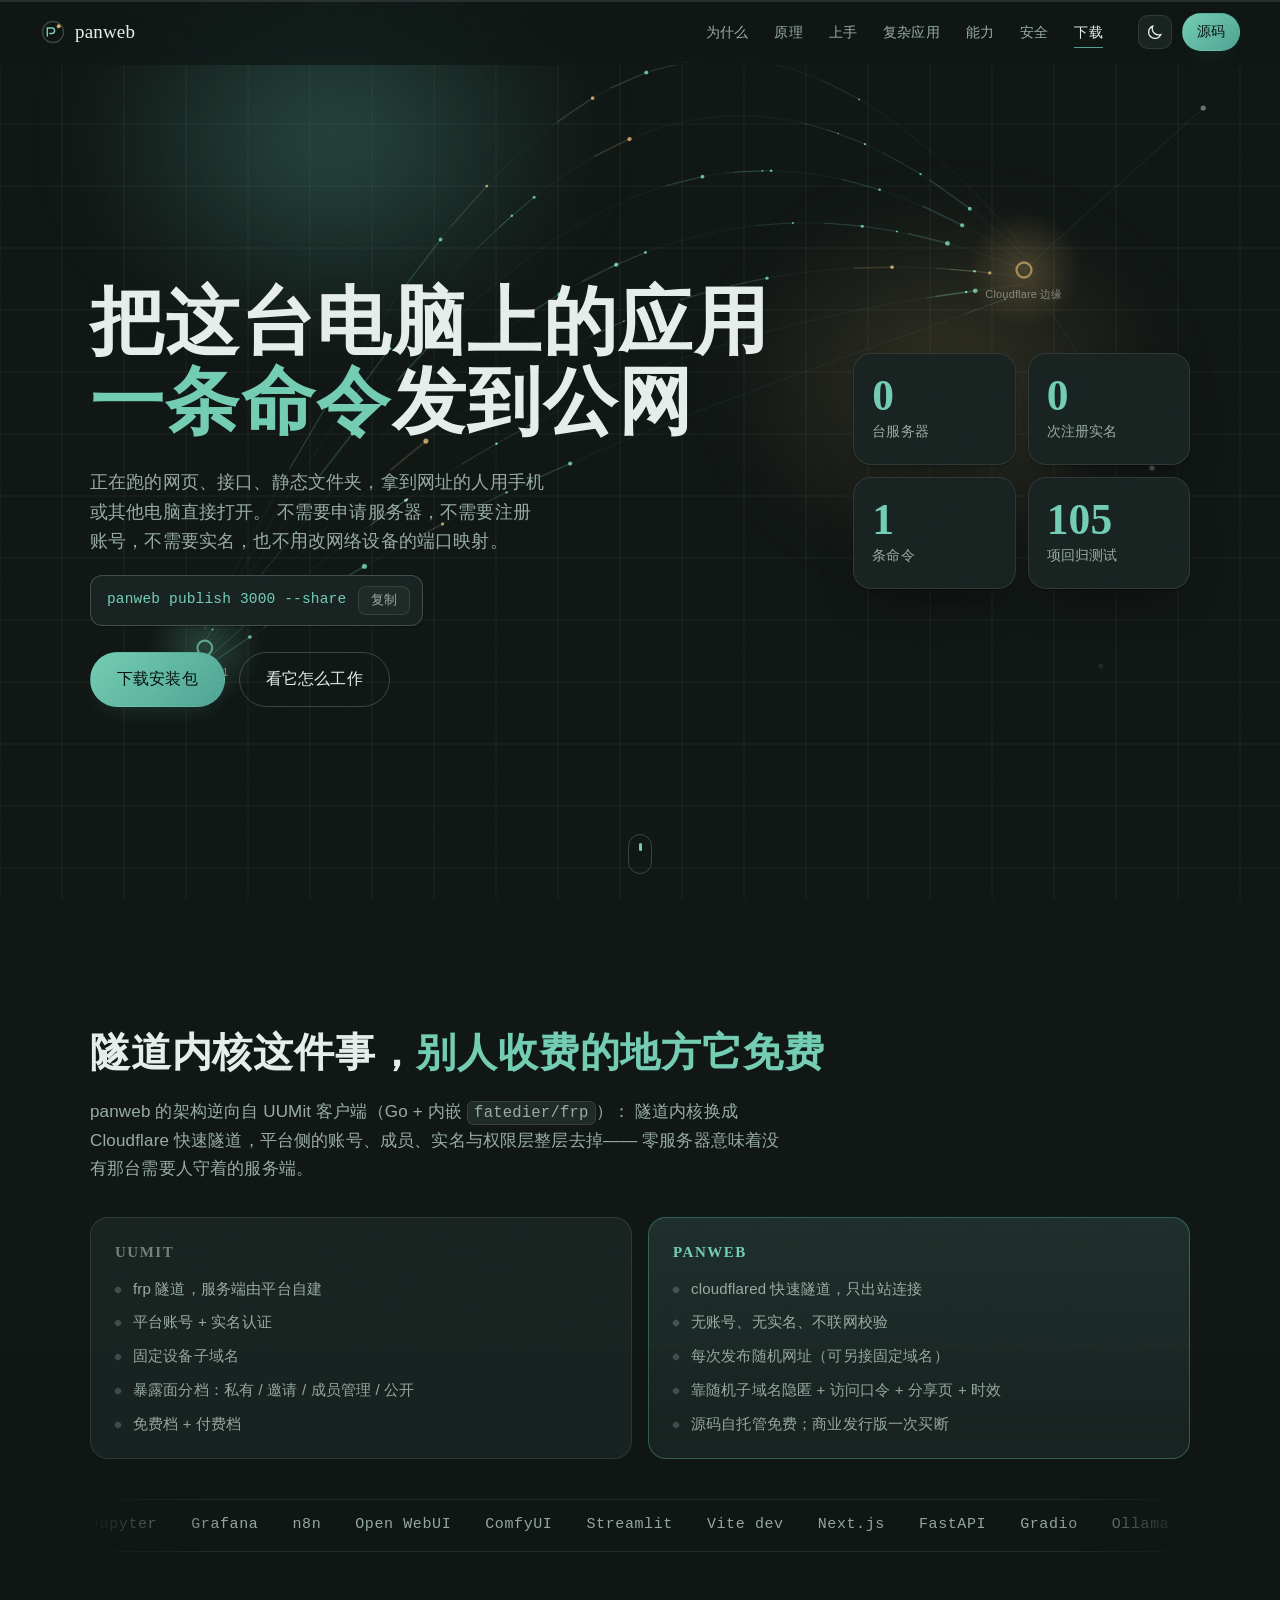
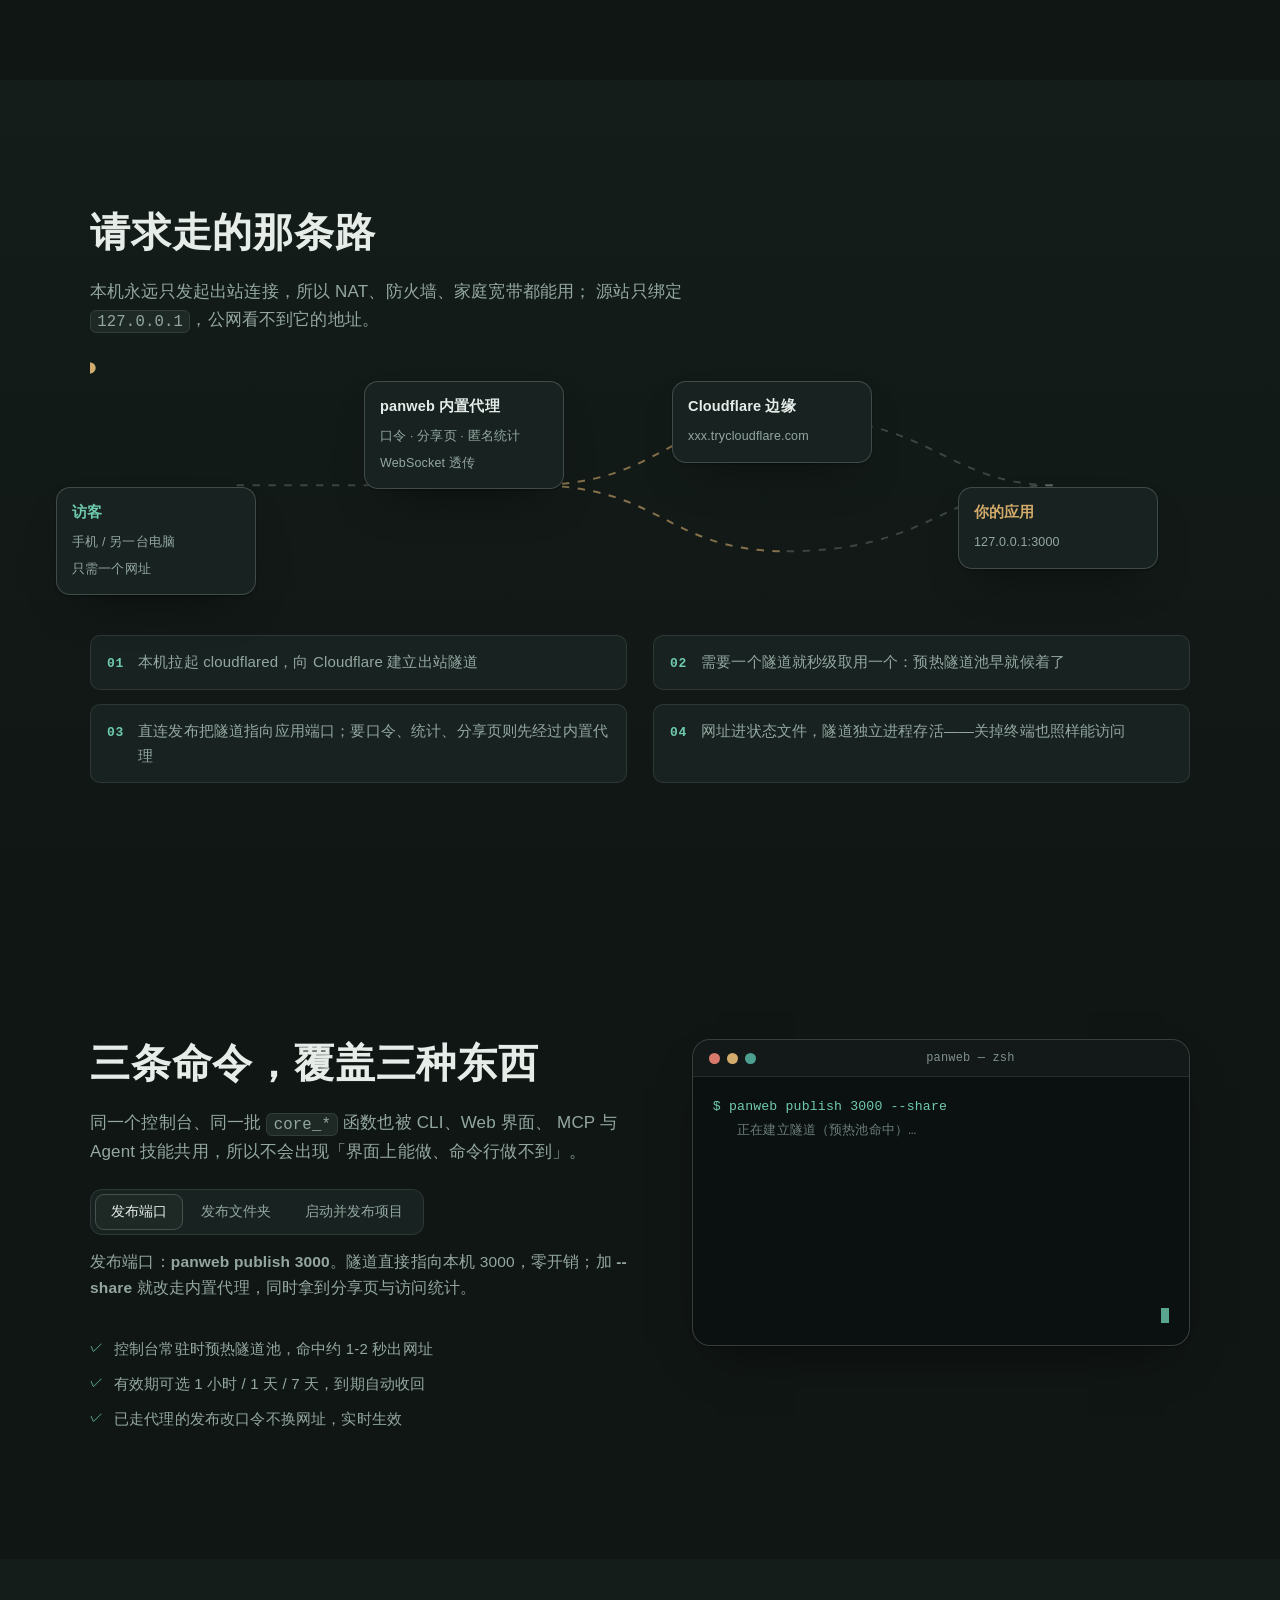
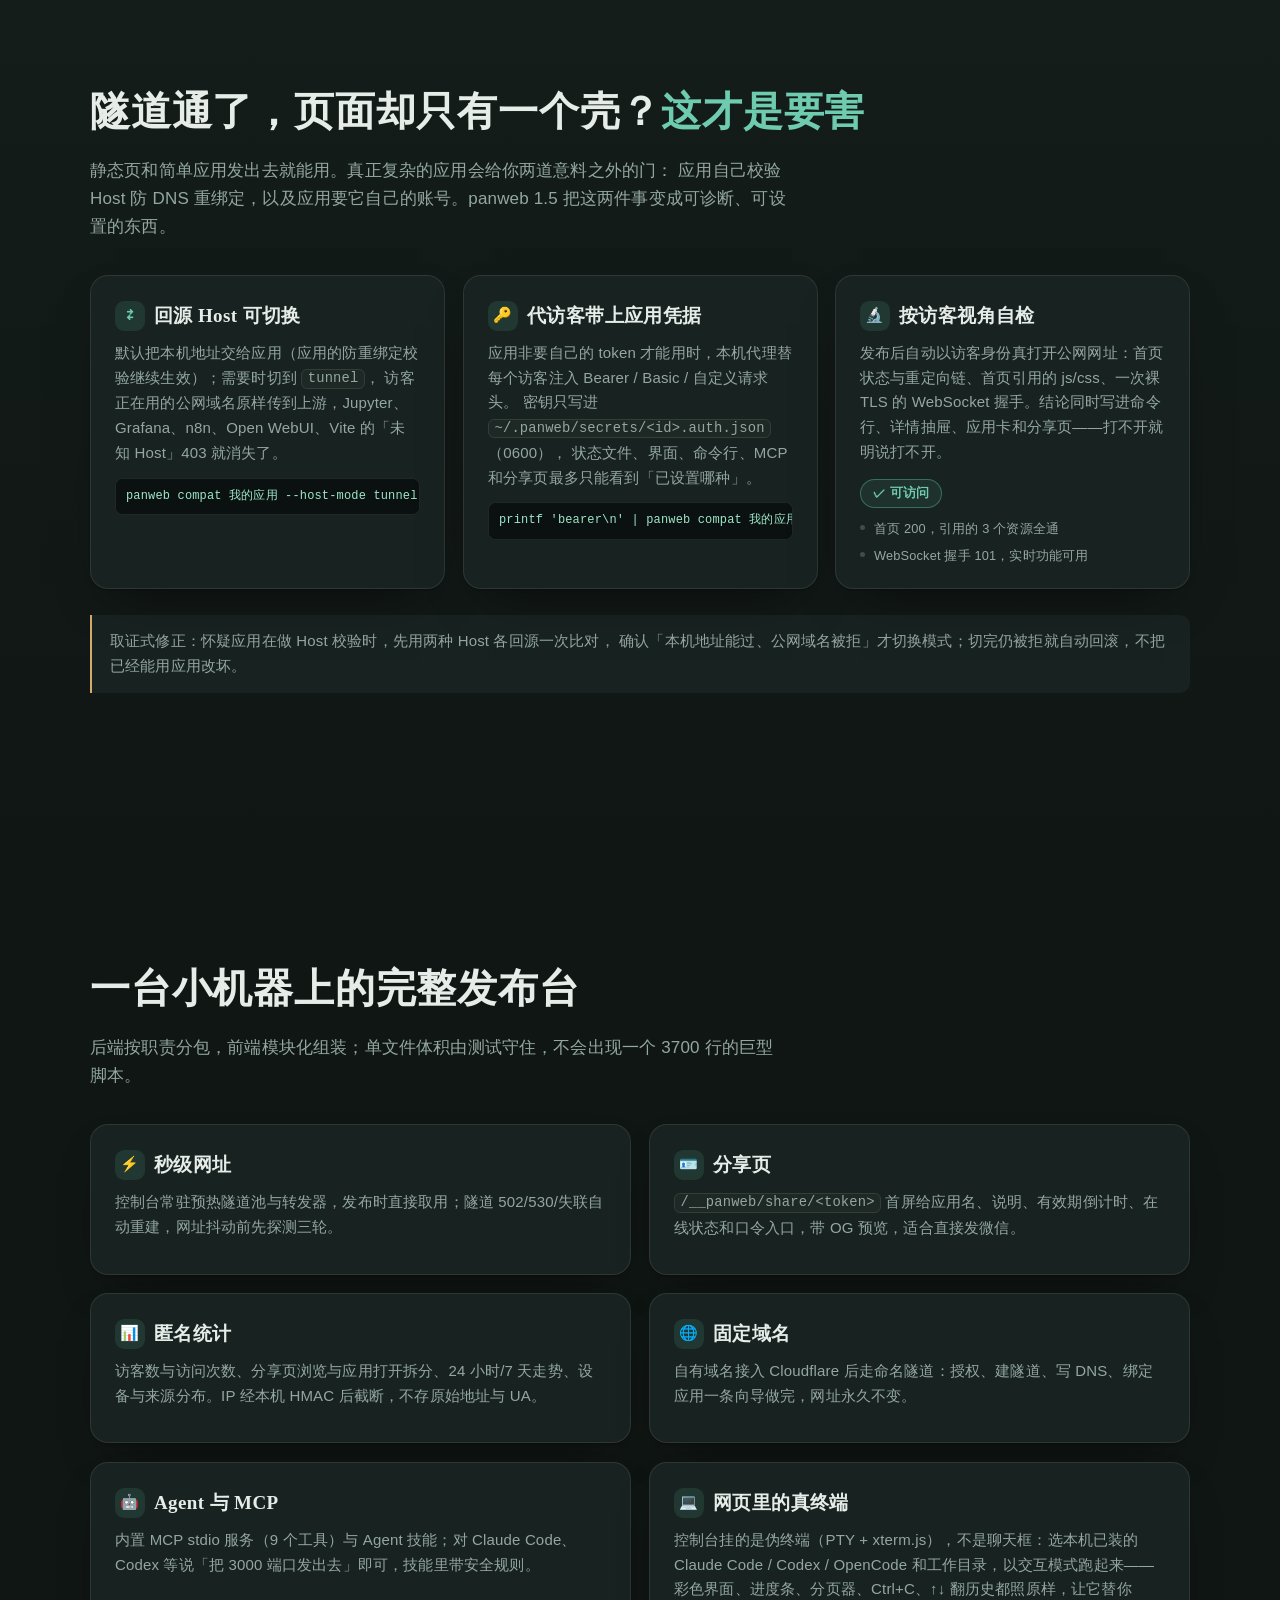
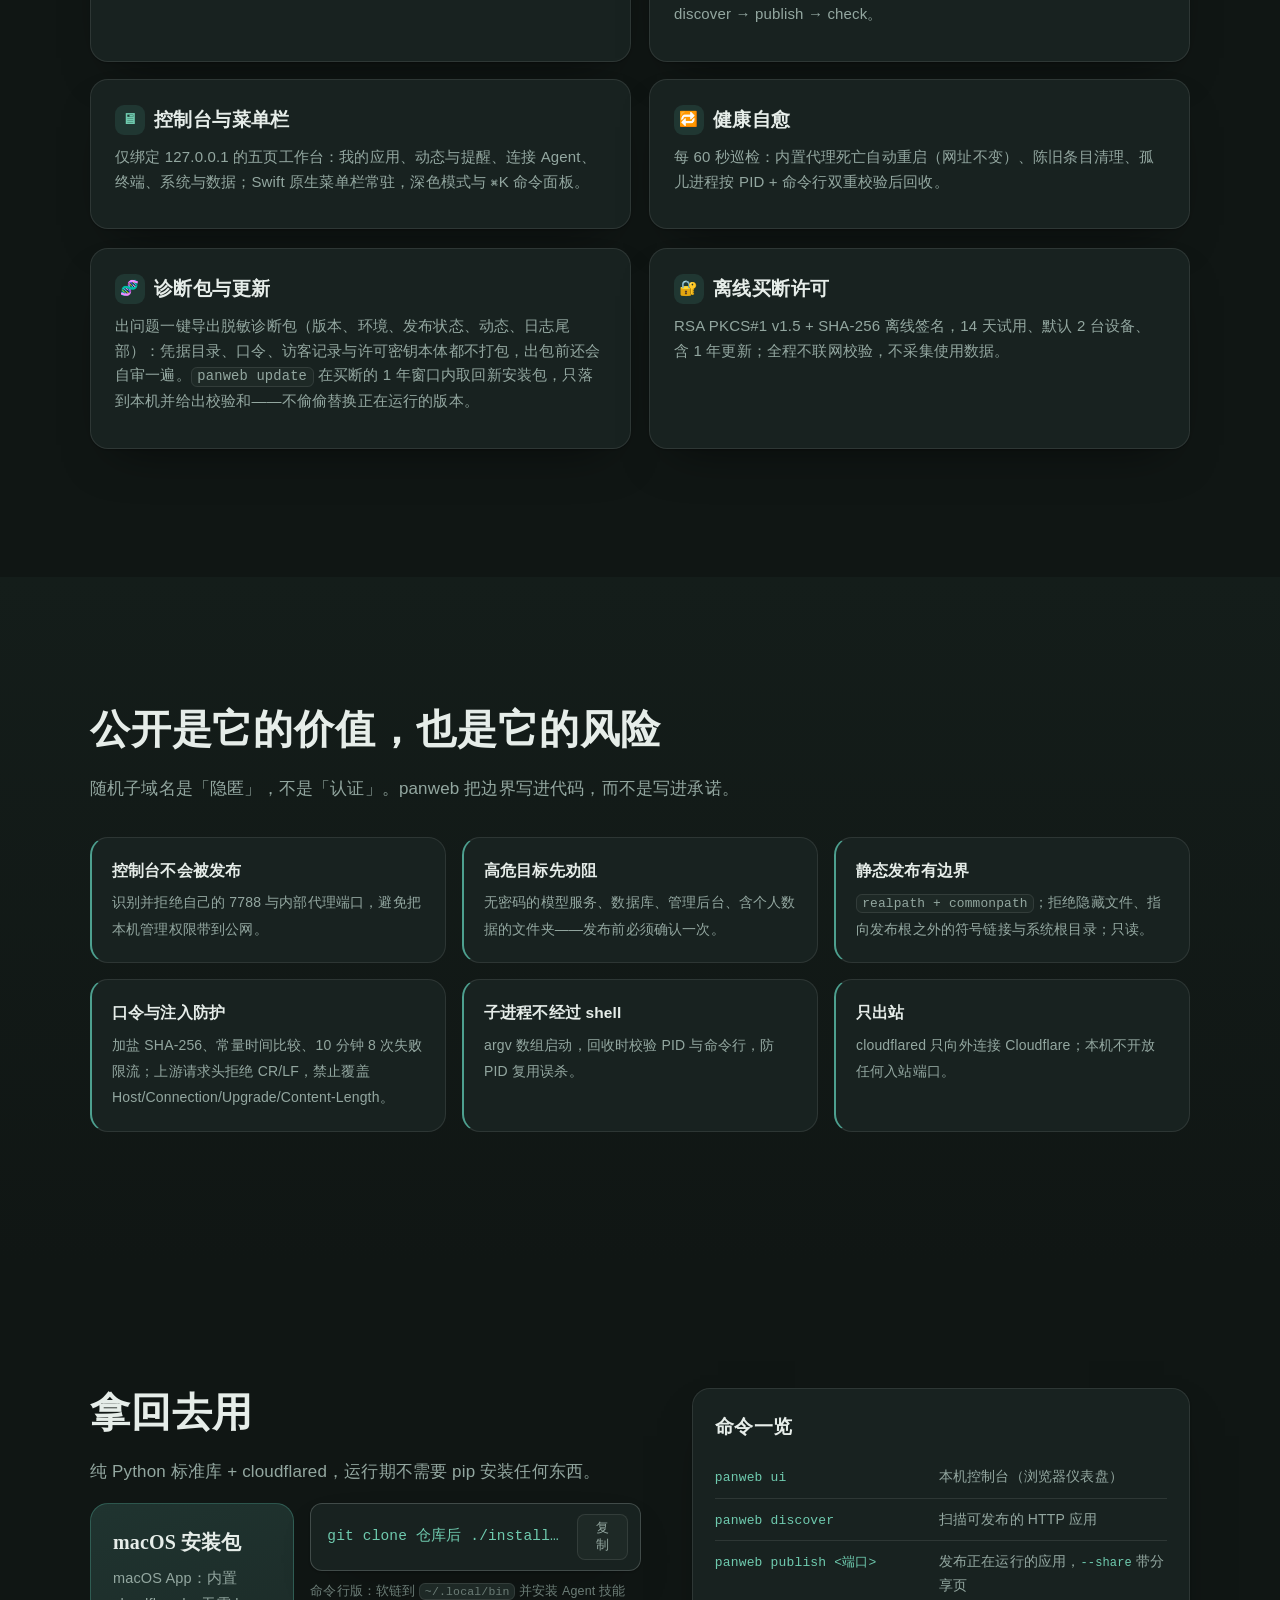
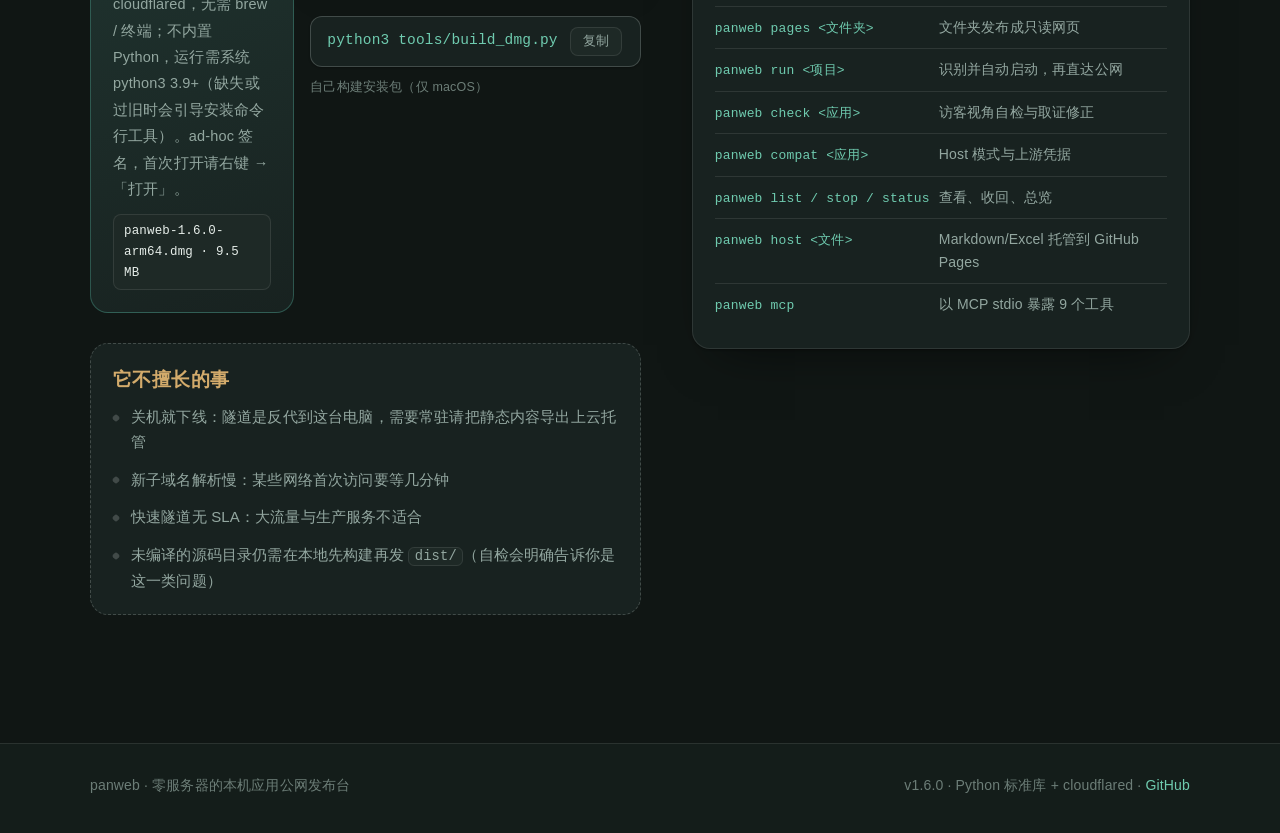
<file: site/index.html>
<!DOCTYPE html>
<html lang="zh-CN" data-theme="dark">
<head>
<meta charset="utf-8">
<meta name="viewport" content="width=device-width, initial-scale=1">
<title>panweb — 零服务器，把本机应用一条命令发到公网</title>
<meta name="description" content="panweb 用 Cloudflare 快速隧道把这台电脑上正在运行的网页、接口和静态文件夹发布成公网网址：不需要服务器、不需要账号、不需要实名，访客拿到网址就能打开。">
<meta name="theme-color" content="#141a18">
<meta property="og:title" content="panweb — 零服务器，把本机应用一条命令发到公网">
<meta property="og:description" content="不需要服务器、账号与实名。发布端口、静态文件夹，自动启动项目；复杂应用有访客视角自检与上游兼容层。">
<meta property="og:type" content="website">
<link rel="icon" href="favicon.png">
<link rel="stylesheet" href="styles/base.css">
<link rel="stylesheet" href="styles/sections.css">
<link rel="stylesheet" href="styles/motion.css">
</head>
<body>
<div class="grain" aria-hidden="true"></div>
<div class="progress" aria-hidden="true"><i></i></div>

<header class="nav">
  <a class="brand" href="#top">
    <svg viewBox="0 0 32 32" aria-hidden="true"><circle cx="16" cy="16" r="13" class="ring"/><path d="M9 21V11h5.6a3.4 3.4 0 010 6.8H12" class="glyph"/><circle cx="23" cy="9" r="2.4" class="spark"/></svg>
    <span>panweb</span>
  </a>
  <nav class="links">
    <a href="#why" data-spy>为什么</a>
    <a href="#flow" data-spy>原理</a>
    <a href="#demo" data-spy>上手</a>
    <a href="#hard" data-spy>复杂应用</a>
    <a href="#features" data-spy>能力</a>
    <a href="#safety" data-spy>安全</a>
    <a href="#get" data-spy>下载</a>
  </nav>
  <div class="nav-side">
    <button class="theme" id="theme" aria-label="切换明暗主题">
      <svg viewBox="0 0 24 24" aria-hidden="true"><path class="moon" d="M20 14.5A8 8 0 019.8 4a8 8 0 1010.2 10.5z"/><circle class="sun" cx="12" cy="12" r="4.2"/><g class="rays"><path d="M12 2v2M12 20v2M2 12h2M20 12h2M4.9 4.9l1.5 1.5M17.6 17.6l1.5 1.5M19.1 4.9l-1.5 1.5M6.4 17.6l-1.5 1.5"/></g></svg>
    </button>
    <a class="btn btn-sm" href="https://github.com/pyf2818/panweb" rel="noopener">源码</a>
  </div>
</header>

<main>
  <section class="hero" id="top">
    <canvas id="mesh" aria-hidden="true"></canvas>
    <div class="aurora" aria-hidden="true"></div>
    <div class="wrap hero-grid">
      <div class="hero-copy">
        <p class="eyebrow reveal"><span class="dot"></span>macOS · Python 标准库 · 无 pip 依赖 · 1.6.0</p>
        <h1 class="reveal">把这台电脑上的应用<br><em>一条命令</em>发到公网</h1>
        <p class="lede reveal">正在跑的网页、接口、静态文件夹，拿到网址的人用手机或其他电脑直接打开。
          不需要申请服务器，不需要注册账号，不需要实名，也不用改网络设备的端口映射。</p>
        <div class="cmd reveal" id="hero-cmd">
          <code>panweb publish 3000 --share</code>
          <button class="copy" data-copy="panweb publish 3000 --share" aria-label="复制命令">复制</button>
        </div>
        <div class="hero-cta reveal">
          <a class="btn btn-lg magnetic" href="#get">下载安装包</a>
          <a class="btn btn-lg ghost" href="#flow">看它怎么工作</a>
        </div>
      </div>
      <ul class="zeros reveal">
        <li><b data-count="0">0</b><span>台服务器</span></li>
        <li><b data-count="0">0</b><span>次注册实名</span></li>
        <li><b data-count="1">1</b><span>条命令</span></li>
        <li><b data-count="105">105</b><span>项回归测试</span></li>
      </ul>
    </div>
    <a class="scroll-hint" href="#why" aria-label="向下滚动"><i></i></a>
  </section>

  <section class="band" id="why">
    <div class="wrap">
      <h2 class="reveal">隧道内核这件事，<em>别人收费的地方它免费</em></h2>
      <p class="sub reveal">panweb 的架构逆向自 UUMit 客户端（Go + 内嵌 <code>fatedier/frp</code>）：
        隧道内核换成 Cloudflare 快速隧道，平台侧的账号、成员、实名与权限层整层去掉——
        零服务器意味着没有那台需要人守着的服务端。</p>
      <div class="split reveal">
        <div class="split-col">
          <h3>UUMit</h3>
          <ul class="plain">
            <li>frp 隧道，服务端由平台自建</li>
            <li>平台账号 + 实名认证</li>
            <li>固定设备子域名</li>
            <li>暴露面分档：私有 / 邀请 / 成员管理 / 公开</li>
            <li>免费档 + 付费档</li>
          </ul>
        </div>
        <div class="split-col is-us">
          <h3>panweb</h3>
          <ul class="plain">
            <li>cloudflared 快速隧道，只出站连接</li>
            <li>无账号、无实名、不联网校验</li>
            <li>每次发布随机网址（可另接固定域名）</li>
            <li>靠随机子域名隐匿 + 访问口令 + 分享页 + 时效</li>
            <li>源码自托管免费；商业发行版一次买断</li>
          </ul>
        </div>
      </div>
      <div class="ticker reveal" aria-hidden="true">
        <div class="track">
          <span>Jupyter</span><span>Grafana</span><span>n8n</span><span>Open WebUI</span><span>ComfyUI</span><span>Streamlit</span><span>Vite dev</span><span>Next.js</span><span>FastAPI</span><span>Gradio</span><span>Ollama</span><span>TypeScript 站点</span><span>Markdown 周报</span><span>Excel 报表</span>
        </div>
      </div>
    </div>
  </section>

  <section class="band alt" id="flow">
    <div class="wrap">
      <h2 class="reveal">请求走的那条路</h2>
      <p class="sub reveal">本机永远只发起出站连接，所以 NAT、防火墙、家庭宽带都能用；
        源站只绑定 <code>127.0.0.1</code>，公网看不到它的地址。</p>
      <div class="flow reveal" id="flow-diagram">
        <svg viewBox="0 0 900 190" class="wires" aria-hidden="true">
          <path class="wire" d="M120 96 H360"/>
          <path class="wire dash" d="M360 96 C470 96 470 40 570 40"/>
          <path class="wire dash" d="M360 96 C470 96 470 150 570 150"/>
          <path class="wire" d="M570 40 C690 40 700 96 790 96"/>
          <path class="wire" d="M570 150 C690 150 700 96 790 96"/>
          <circle class="packet" r="4.5" d="M120 96 H360 C470 96 470 40 570 40 C690 40 700 96 790 96"/>
          <circle class="packet p2" r="4.5" d="M790 96 C700 96 690 150 570 150 C470 150 470 96 360 96 H120"/>
        </svg>
        <div class="node n-visitor" style="left:6%">
          <b>访客</b><span>手机 / 另一台电脑<br>只需一个网址</span>
        </div>
        <div class="node n-edge" style="left:34%">
          <b>panweb 内置代理</b><span>口令 · 分享页 · 匿名统计<br>WebSocket 透传</span>
        </div>
        <div class="node n-tunnel" style="left:62%">
          <b>Cloudflare 边缘</b><span>xxx.trycloudflare.com</span>
        </div>
        <div class="node n-app" style="left:88%">
          <b>你的应用</b><span>127.0.0.1:3000</span>
        </div>
      </div>
      <ol class="steps">
        <li class="reveal"><b>01</b><span>本机拉起 cloudflared，向 Cloudflare 建立出站隧道</span></li>
        <li class="reveal"><b>02</b><span>需要一个隧道就秒级取用一个：预热隧道池早就候着了</span></li>
        <li class="reveal"><b>03</b><span>直连发布把隧道指向应用端口；要口令、统计、分享页则先经过内置代理</span></li>
        <li class="reveal"><b>04</b><span>网址进状态文件，隧道独立进程存活——关掉终端也照样能访问</span></li>
      </ol>
    </div>
  </section>

  <section class="band" id="demo">
    <div class="wrap two-col">
      <div>
        <h2 class="reveal">三条命令，覆盖三种东西</h2>
        <p class="sub reveal">同一个控制台、同一批 <code>core_*</code> 函数也被 CLI、Web 界面、
          MCP 与 Agent 技能共用，所以不会出现「界面上能做、命令行做不到」。</p>
        <div class="tabs reveal" id="modes" role="tablist">
          <button role="tab" aria-selected="true" data-mode="publish">发布端口</button>
          <button role="tab" aria-selected="false" data-mode="pages">发布文件夹</button>
          <button role="tab" aria-selected="false" data-mode="run">启动并发布项目</button>
          <i class="tab-ind" aria-hidden="true"></i>
        </div>
        <p class="tab-body reveal" id="mode-body"></p>
        <ul class="ticks reveal">
          <li>控制台常驻时预热隧道池，命中约 1-2 秒出网址</li>
          <li>有效期可选 1 小时 / 1 天 / 7 天，到期自动收回</li>
          <li>已走代理的发布改口令不换网址，实时生效</li>
        </ul>
      </div>
      <div class="term reveal" id="term">
        <div class="term-bar"><span class="dots"><i></i><i></i><i></i></span><em>panweb — zsh</em></div>
        <pre id="term-body"></pre>
        <span class="caret" aria-hidden="true"></span>
      </div>
    </div>
  </section>

  <section class="band alt" id="hard">
    <div class="wrap">
      <h2 class="reveal">隧道通了，页面却只有一个壳？<em>这才是要害</em></h2>
      <p class="sub reveal">静态页和简单应用发出去就能用。真正复杂的应用会给你两道意料之外的门：
        应用自己校验 Host 防 DNS 重绑定，以及应用要它自己的账号。panweb 1.5 把这两件事变成可诊断、可设置的东西。</p>
      <div class="cards three">
        <article class="card reveal" data-tilt>
          <div class="card-iso" aria-hidden="true"></div>
          <h3><span class="ico">⇄</span>回源 Host 可切换</h3>
          <p>默认把本机地址交给应用（应用的防重绑定校验继续生效）；需要时切到 <code>tunnel</code>，
            访客正在用的公网域名原样传到上游，Jupyter、Grafana、n8n、Open WebUI、Vite 的「未知 Host」403 就消失了。</p>
          <code class="mini">panweb compat 我的应用 --host-mode tunnel</code>
        </article>
        <article class="card reveal" data-tilt>
          <div class="card-iso" aria-hidden="true"></div>
          <h3><span class="ico">🔑</span>代访客带上应用凭据</h3>
          <p>应用非要自己的 token 才能用时，本机代理替每个访客注入 Bearer / Basic / 自定义请求头。
            密钥只写进 <code>~/.panweb/secrets/&lt;id&gt;.auth.json</code>（0600），
            状态文件、界面、命令行、MCP 和分享页最多只能看到「已设置哪种」。</p>
          <code class="mini">printf 'bearer\n' | panweb compat 我的应用 --auth-stdin</code>
        </article>
        <article class="card reveal" data-tilt>
          <div class="card-iso" aria-hidden="true"></div>
          <h3><span class="ico">🔬</span>按访客视角自检</h3>
          <p>发布后自动以访客身份真打开公网网址：首页状态与重定向链、首页引用的 js/css、一次裸 TLS 的
            WebSocket 握手。结论同时写进命令行、详情抽屉、应用卡和分享页——打不开就明说打不开。</p>
          <div class="verdict" id="verdict">
            <span class="pill">✓ 可访问</span>
            <ul class="sigs"></ul>
          </div>
        </article>
      </div>
      <p class="note reveal">取证式修正：怀疑应用在做 Host 校验时，先用两种 Host 各回源一次比对，
        确认「本机地址能过、公网域名被拒」才切换模式；切完仍被拒就自动回滚，不把已经能用应用改坏。</p>
    </div>
  </section>

  <section class="band" id="features">
    <div class="wrap">
      <h2 class="reveal">一台小机器上的完整发布台</h2>
      <p class="sub reveal">后端按职责分包，前端模块化组装；单文件体积由测试守住，不会出现一个 3700 行的巨型脚本。</p>
      <div class="cards">
        <article class="card reveal" data-tilt><h3><span class="ico">⚡</span>秒级网址</h3><p>控制台常驻预热隧道池与转发器，发布时直接取用；隧道 502/530/失联自动重建，网址抖动前先探测三轮。</p></article>
        <article class="card reveal" data-tilt><h3><span class="ico">🪪</span>分享页</h3><p><code>/__panweb/share/&lt;token&gt;</code> 首屏给应用名、说明、有效期倒计时、在线状态和口令入口，带 OG 预览，适合直接发微信。</p></article>
        <article class="card reveal" data-tilt><h3><span class="ico">📊</span>匿名统计</h3><p>访客数与访问次数、分享页浏览与应用打开拆分、24 小时/7 天走势、设备与来源分布。IP 经本机 HMAC 后截断，不存原始地址与 UA。</p></article>
        <article class="card reveal" data-tilt><h3><span class="ico">🌐</span>固定域名</h3><p>自有域名接入 Cloudflare 后走命名隧道：授权、建隧道、写 DNS、绑定应用一条向导做完，网址永久不变。</p></article>
        <article class="card reveal" data-tilt><h3><span class="ico">🤖</span>Agent 与 MCP</h3><p>内置 MCP stdio 服务（9 个工具）与 Agent 技能；对 Claude Code、Codex 等说「把 3000 端口发出去」即可，技能里带安全规则。</p></article>
        <article class="card reveal" data-tilt><h3><span class="ico">💻</span>网页里的真终端</h3><p>控制台挂的是伪终端（PTY + xterm.js），不是聊天框：选本机已装的 Claude Code / Codex / OpenCode 和工作目录，以交互模式跑起来——彩色界面、进度条、分页器、Ctrl+C、↑↓ 翻历史都照原样，让它替你 discover → publish → check。</p></article>
        <article class="card reveal" data-tilt><h3><span class="ico">🖥</span>控制台与菜单栏</h3><p>仅绑定 127.0.0.1 的五页工作台：我的应用、动态与提醒、连接 Agent、终端、系统与数据；Swift 原生菜单栏常驻，深色模式与 ⌘K 命令面板。</p></article>
        <article class="card reveal" data-tilt><h3><span class="ico">🔁</span>健康自愈</h3><p>每 60 秒巡检：内置代理死亡自动重启（网址不变）、陈旧条目清理、孤儿进程按 PID + 命令行双重校验后回收。</p></article>
        <article class="card reveal" data-tilt><h3><span class="ico">🧬</span>诊断包与更新</h3><p>出问题一键导出脱敏诊断包（版本、环境、发布状态、动态、日志尾部）：凭据目录、口令、访客记录与许可密钥本体都不打包，出包前还会自审一遍。<code>panweb update</code> 在买断的 1 年窗口内取回新安装包，只落到本机并给出校验和——不偷偷替换正在运行的版本。</p></article>
        <article class="card reveal" data-tilt><h3><span class="ico">🔐</span>离线买断许可</h3><p>RSA PKCS#1 v1.5 + SHA-256 离线签名，14 天试用、默认 2 台设备、含 1 年更新；全程不联网校验，不采集使用数据。</p></article>
      </div>
    </div>
  </section>

  <section class="band alt" id="safety">
    <div class="wrap">
      <h2 class="reveal">公开是它的价值，也是它的风险</h2>
      <p class="sub reveal">随机子域名是「隐匿」，不是「认证」。panweb 把边界写进代码，而不是写进承诺。</p>
      <div class="guard reveal">
        <div><b>控制台不会被发布</b><span>识别并拒绝自己的 7788 与内部代理端口，避免把本机管理权限带到公网。</span></div>
        <div><b>高危目标先劝阻</b><span>无密码的模型服务、数据库、管理后台、含个人数据的文件夹——发布前必须确认一次。</span></div>
        <div><b>静态发布有边界</b><span><code>realpath + commonpath</code>；拒绝隐藏文件、指向发布根之外的符号链接与系统根目录；只读。</span></div>
        <div><b>口令与注入防护</b><span>加盐 SHA-256、常量时间比较、10 分钟 8 次失败限流；上游请求头拒绝 CR/LF，禁止覆盖 Host/Connection/Upgrade/Content-Length。</span></div>
        <div><b>子进程不经过 shell</b><span>argv 数组启动，回收时校验 PID 与命令行，防 PID 复用误杀。</span></div>
        <div><b>只出站</b><span>cloudflared 只向外连接 Cloudflare；本机不开放任何入站端口。</span></div>
      </div>
    </div>
  </section>

  <section class="band" id="get">
    <div class="wrap two-col">
      <div>
        <h2 class="reveal">拿回去用</h2>
        <p class="sub reveal">纯 Python 标准库 + cloudflared，运行期不需要 pip 安装任何东西。</p>
        <div class="get-row reveal">
          <div class="get-main">
            <b>macOS 安装包</b>
            <span>macOS App：内置 cloudflared，无需 brew / 终端；不内置 Python，运行需系统 python3 3.9+（缺失或过旧时会引导安装命令行工具）。ad-hoc 签名，首次打开请右键 →「打开」。</span>
            <code class="mini">panweb-1.6.0-arm64.dmg · 9.5 MB</code>
          </div>
          <div class="get-side">
            <div class="cmd"><code>git clone 仓库后 ./install.sh</code><button class="copy" data-copy="./install.sh">复制</button></div>
            <p class="mini-note">命令行版：软链到 <code>~/.local/bin</code> 并安装 Agent 技能</p>
            <div class="cmd"><code>python3 tools/build_dmg.py</code><button class="copy" data-copy="make dmg">复制</button></div>
            <p class="mini-note">自己构建安装包（仅 macOS）</p>
          </div>
        </div>
        <div class="honest reveal">
          <h3>它不擅长的事</h3>
          <ul class="plain tight">
            <li>关机就下线：隧道是反代到这台电脑，需要常驻请把静态内容导出上云托管</li>
            <li>新子域名解析慢：某些网络首次访问要等几分钟</li>
            <li>快速隧道无 SLA：大流量与生产服务不适合</li>
            <li>未编译的源码目录仍需在本地先构建再发 <code>dist/</code>（自检会明确告诉你是这一类问题）</li>
          </ul>
        </div>
      </div>
      <div class="cmd-list reveal">
        <h3>命令一览</h3>
        <div><code>panweb ui</code><span>本机控制台（浏览器仪表盘）</span></div>
        <div><code>panweb discover</code><span>扫描可发布的 HTTP 应用</span></div>
        <div><code>panweb publish &lt;端口&gt;</code><span>发布正在运行的应用，<code>--share</code> 带分享页</span></div>
        <div><code>panweb pages &lt;文件夹&gt;</code><span>文件夹发布成只读网页</span></div>
        <div><code>panweb run &lt;项目&gt;</code><span>识别并自动启动，再直达公网</span></div>
        <div><code>panweb check &lt;应用&gt;</code><span>访客视角自检与取证修正</span></div>
        <div><code>panweb compat &lt;应用&gt;</code><span>Host 模式与上游凭据</span></div>
        <div><code>panweb list / stop / status</code><span>查看、收回、总览</span></div>
        <div><code>panweb host &lt;文件&gt;</code><span>Markdown/Excel 托管到 GitHub Pages</span></div>
        <div><code>panweb mcp</code><span>以 MCP stdio 暴露 9 个工具</span></div>
      </div>
    </div>
  </section>
</main>

<footer>
  <div class="wrap foot">
    <span>panweb · 零服务器的本机应用公网发布台</span>
    <span>v1.6.0 · Python 标准库 + cloudflared · <a href="https://github.com/pyf2818/panweb" rel="noopener">GitHub</a></span>
  </div>
</footer>

<div class="toast" id="toast" role="status" aria-live="polite"></div>

<script src="js/canvas.js" defer></script>
<script src="js/reveal.js" defer></script>
<script src="js/terminal.js" defer></script>
<script src="js/pointer.js" defer></script>
</body>
</html>
</file>
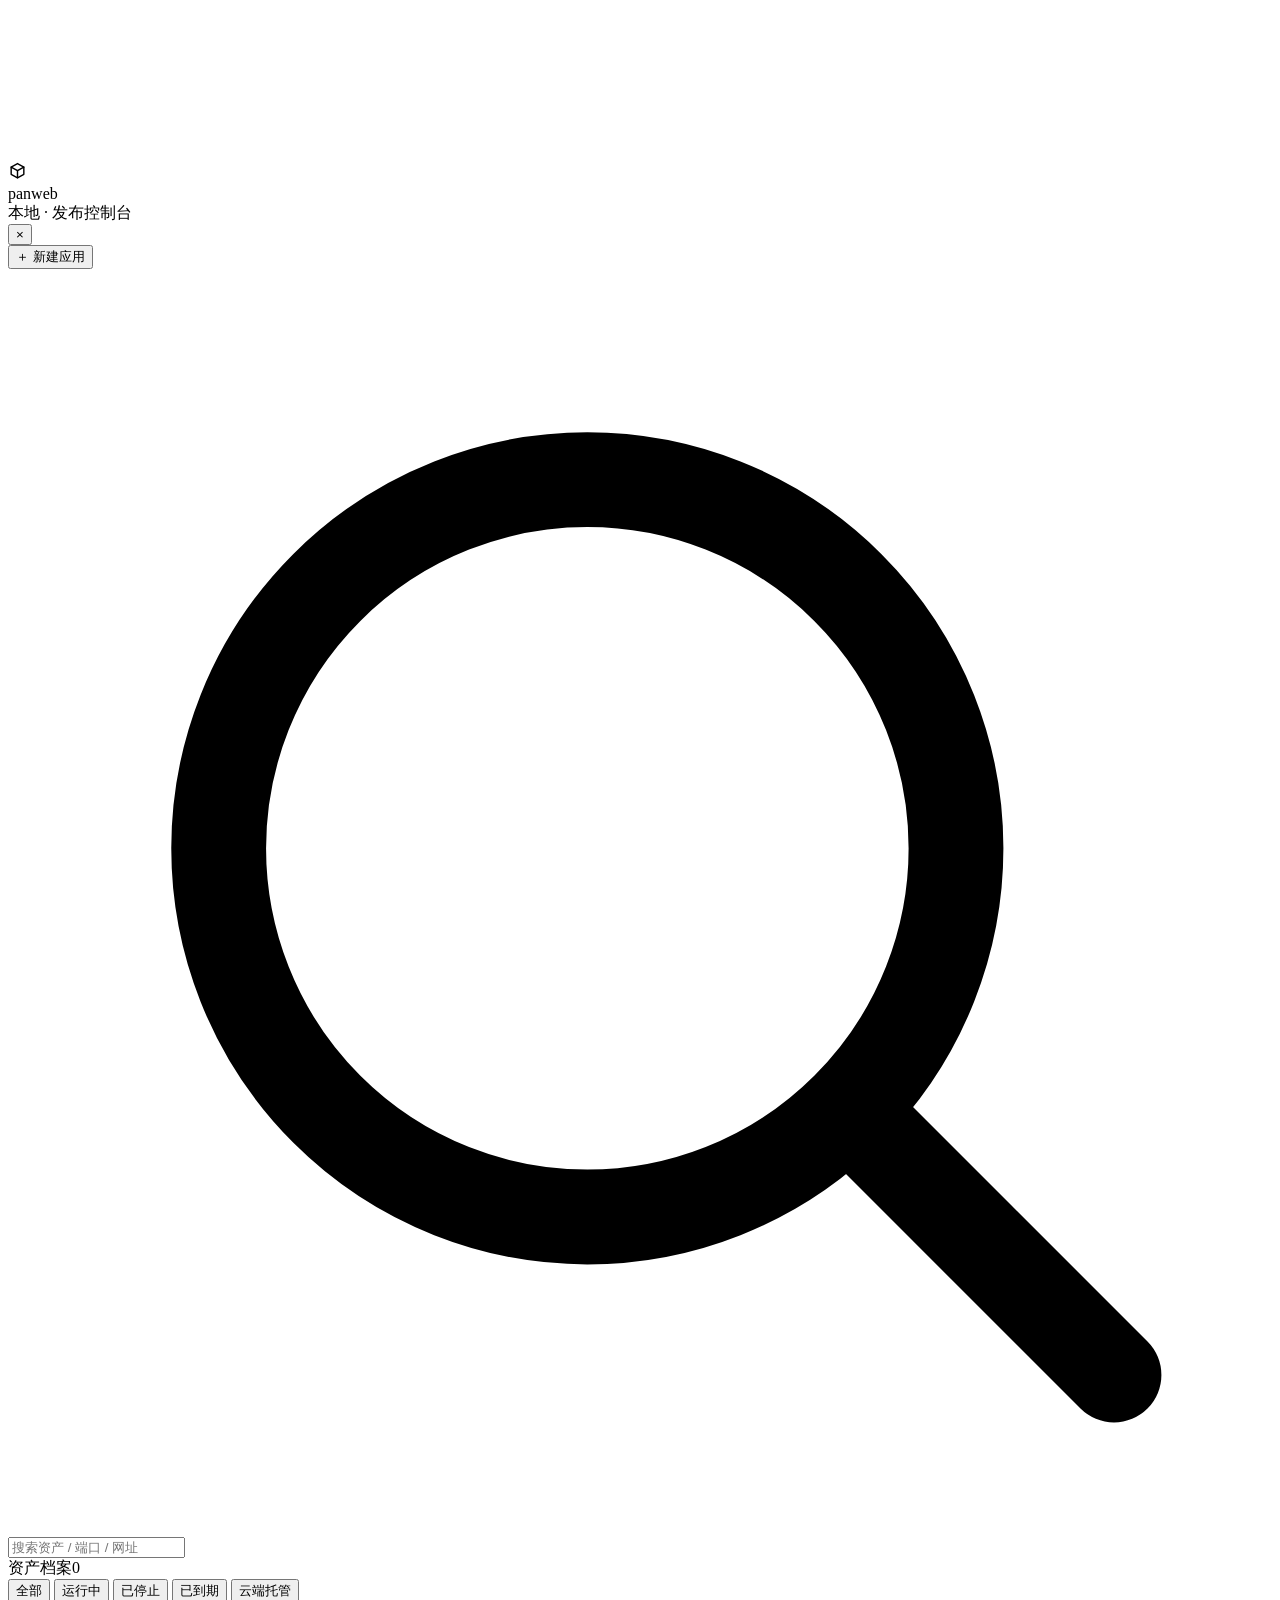
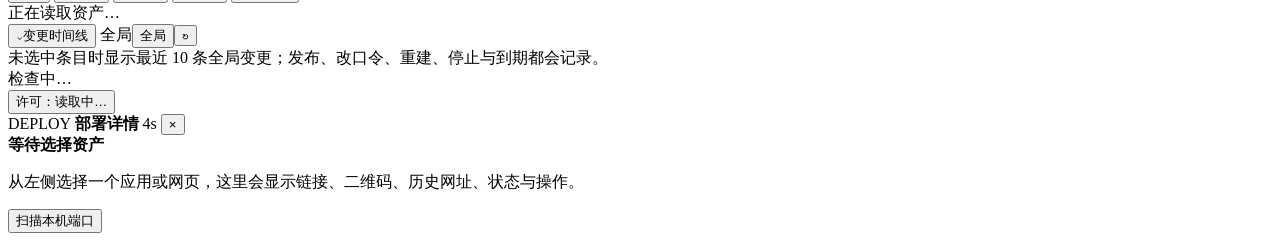
<file: ui/src/index.html>
<!DOCTYPE html>
<html lang="zh-CN">
<head>
<meta charset="UTF-8">
<meta name="viewport" content="width=device-width, initial-scale=1.0">
<meta name="color-scheme" content="light dark">
<title>panweb · 发布控制台</title>
<link rel="icon" type="image/png" href="/favicon.png">
<script>
/* 首屏主题：必须在样式和正文之前决定，避免闪白/闪黑。只存主题偏好，不碰业务数据。 */
(function () {
  var pref = "auto";
  try { pref = localStorage.getItem("panweb-theme") || "auto"; } catch (e) {}
  if (pref !== "light" && pref !== "dark") pref = "auto";
  var dark = window.matchMedia && window.matchMedia("(prefers-color-scheme: dark)").matches;
  var theme = pref === "auto" ? (dark ? "dark" : "light") : pref;
  var root = document.documentElement;
  root.setAttribute("data-theme", theme);
  root.setAttribute("data-theme-pref", pref);
  root.style.colorScheme = theme;
})();
</script>
<script>
/*__QR_LIBRARY__*/
</script>
<style>
/*__XTERM_CSS__*/
</style>
<style>
/*__PANWEB_STYLES__*/
</style>
</head>
<body>

<!-- 氛围层：隧道流线粒子（纯装饰，不吃事件；终端页会自动停笔） -->
<canvas id="fx" aria-hidden="true"></canvas>

<!-- ======= 左栏：历史与资产 ======= -->
<aside class="rail" id="asset-rail" aria-label="历史与资产">
  <div class="rail-top">
    <div class="brand">
      <div class="brand-mark">
        <svg viewBox="0 0 24 24" width="19" height="19" fill="none" stroke="currentColor" stroke-width="1.8" stroke-linecap="round" stroke-linejoin="round">
          <path d="M12 2l8 4.5v9L12 20l-8-4.5v-9L12 2z"/><path d="M12 11v9"/><path d="M12 11l8-4.5M12 11L4 6.5"/>
        </svg>
      </div>
      <div>
        <div class="brand-name">panweb</div>
        <div class="brand-sub">本地 · 发布控制台</div>
      </div>
    </div>
    <button class="drawer-x" id="rail-close" onclick="closeDrawers()" aria-label="关闭资产栏">×</button>
  </div>

  <button class="btn btn-primary rail-new" id="rail-new" type="button" onclick="openPublish('port')" aria-label="新建应用">＋ 新建应用</button>

  <div class="rail-search">
    <svg viewBox="0 0 24 24" fill="none" stroke="currentColor" stroke-width="1.8" stroke-linecap="round"><circle cx="11" cy="11" r="7"/><path d="M16.5 16.5L21 21"/></svg>
    <input id="asset-search" type="search" placeholder="搜索资产 / 端口 / 网址" autocomplete="off" aria-label="搜索资产">
  </div>

  <div class="rail-head"><span>资产档案</span><span class="rail-count" id="asset-count">0</span></div>
  <div class="rail-filters" id="asset-filters" role="group" aria-label="按状态筛选资产">
    <button class="rail-filter" type="button" data-filter="all" aria-pressed="true" onclick="setAssetFilter('all')">全部</button>
    <button class="rail-filter" type="button" data-filter="online" aria-pressed="false" onclick="setAssetFilter('online')">运行中</button>
    <button class="rail-filter" type="button" data-filter="offline" aria-pressed="false" onclick="setAssetFilter('offline')">已停止</button>
    <button class="rail-filter" type="button" data-filter="expired" aria-pressed="false" onclick="setAssetFilter('expired')">已到期</button>
    <button class="rail-filter" type="button" data-filter="hosted" aria-pressed="false" onclick="setAssetFilter('hosted')">云端托管</button>
  </div>
  <div class="asset-list" id="asset-list">
    <div class="rail-empty">正在读取资产…</div>
  </div>

  <div class="rail-head rail-head-timeline">
    <button class="rail-collapse" id="rail-timeline-btn" type="button" aria-expanded="true" aria-controls="asset-timeline" onclick="toggleRailTimeline()">
      <span class="dep-caret" aria-hidden="true">⌄</span><span>变更时间线</span>
    </button>
    <span class="rail-head-tools"><span class="rail-scope" id="timeline-scope">全局</span><button class="rail-mini" onclick="showGlobalTimeline()" title="查看全局最近 10 条变更" aria-label="查看全局最近 10 条变更">全局</button><button class="rail-mini" onclick="reloadTimeline()" title="刷新时间线" aria-label="刷新变更时间线">↻</button></span>
  </div>
  <div class="asset-timeline" id="asset-timeline">
    <div class="rail-empty">未选中条目时显示最近 10 条全局变更；发布、改口令、重建、停止与到期都会记录。</div>
  </div>

  <div class="sidebar-env">
    <div class="env-line"><span class="mini-dot" id="side-dot"></span><span id="side-state">检查中…</span></div>
    <div class="env-ver" id="side-ver"></div>
    <div class="env-ver" id="side-dir"></div>
    <button class="env-license" id="license-btn" onclick="openLicense()">许可：读取中…</button>
  </div>
</aside>

<div class="drag-h rail-drag" id="drag-rail" title="拖拽调宽 · 双击复位"></div>

<!--__PANWEB_PAGES__-->

<div class="drag-h viz-drag" id="drag-viz" title="拖拽调宽 · 双击复位"></div>

<!-- ======= 右栏：部署详情 ======= -->
<aside class="viz" id="viz-rail" aria-label="部署详情">
  <div class="viz-head">
    <span class="viz-kicker">DEPLOY</span>
    <b>部署详情</b>
    <span class="viz-live" id="viz-live">4s</span>
    <button class="drawer-x" id="viz-close" onclick="closeDrawers()" aria-label="关闭部署详情">×</button>
  </div>

  <div class="viz-empty" id="viz-empty">
    <div class="viz-radar" aria-hidden="true"><span></span></div>
    <b>等待选择资产</b>
    <p>从左侧选择一个应用或网页，这里会显示链接、二维码、历史网址、状态与操作。</p>
    <button class="btn btn-sm" type="button" onclick="scanPorts('viz')">扫描本机端口</button>
  </div>

  <div class="viz-panel" id="viz-panel" hidden>
    <div class="viz-title-row">
      <div>
        <div class="viz-name" id="viz-name">—</div>
        <div class="viz-url" id="viz-url">—</div>
        <div class="viz-sub" id="viz-sub">—</div>
      </div>
      <span class="viz-badge" id="viz-status">未知</span>
    </div>

    <div class="dep-stopped-note" id="dep-stopped-note" hidden></div>

    <section class="dep-sec dep-group" id="dep-group-links">
      <button class="dep-group-btn" type="button" aria-expanded="true" aria-controls="dep-body-links" onclick="toggleDepGroup('links')">
        <span class="dep-label">链接 <span class="dep-note">复制或直接打开</span></span>
        <span class="dep-caret" aria-hidden="true">⌄</span>
      </button>
      <div class="dep-group-body" id="dep-body-links">
        <div class="dep-link">
          <span class="dep-key">公网</span>
          <span class="dep-url" id="dep-url">—</span>
          <button class="dep-cp" onclick="copyText(document.getElementById('dep-url').textContent)" title="复制公网地址" aria-label="复制公网地址">复制</button>
          <button class="btn btn-sm ghost" onclick="openUrl(document.getElementById('dep-url').textContent)">打开</button>
        </div>
        <div class="dep-link" id="dep-share-row">
          <span class="dep-key">分享</span>
          <span class="dep-url" id="dep-share-url">—</span>
          <button class="dep-cp" onclick="copyText(document.getElementById('dep-share-url').textContent)" title="复制分享链接" aria-label="复制分享链接">复制</button>
          <button class="btn btn-sm ghost" onclick="openUrl(document.getElementById('dep-share-url').textContent)">打开</button>
        </div>
        <div class="dep-qr-wrap">
          <div class="dep-qr" id="viz-qr" onclick="openQrZoom()" title="点击放大" role="button" tabindex="0" aria-label="放大二维码"></div>
          <div class="dep-qr-actions">
            <button class="btn btn-sm ghost" onclick="openQrZoom()">放大</button>
            <button class="btn btn-sm ghost" onclick="downloadVizQr()">下载 PNG</button>
            <div class="dep-hint" id="dep-qr-target">—</div>
          </div>
        </div>
      </div>
    </section>

    <section class="dep-sec dep-group" id="dep-group-status">
      <button class="dep-group-btn" type="button" aria-expanded="true" aria-controls="dep-body-status" onclick="toggleDepGroup('status')">
        <span class="dep-label">状态</span>
        <span class="dep-caret" aria-hidden="true">⌄</span>
      </button>
      <div class="dep-group-body" id="dep-body-status">
        <div class="dep-grid">
          <div class="dep-row"><span>口令</span><b id="dep-pin">未知</b></div>
          <div class="dep-row"><span>有效期</span><b id="dep-exp">未知</b></div>
          <div class="dep-row" id="dep-stopped-row" hidden><span>停止时间</span><b id="dep-stopped-at">未知</b></div>
          <div class="dep-row"><span>发布时间</span><b id="dep-pub">未知</b></div>
          <div class="dep-row"><span>访问 PV</span><b id="viz-pv">未知</b></div>
          <div class="dep-row"><span>访客 UV</span><b id="viz-uv">未知</b></div>
          <div class="dep-row"><span>最近访问</span><b id="viz-last">未知</b></div>
          <div class="dep-row"><span>最近重建</span><b id="dep-last-rebuild">未知</b></div>
          <div class="dep-row"><span>重建次数</span><b id="viz-rebuilds">未知</b></div>
        </div>
        <div class="dep-group dep-sub" id="dep-group-visitors">
          <button class="dep-group-btn" type="button" aria-expanded="false" aria-controls="dep-body-visitors" onclick="toggleDepGroup('visitors')">
            <span class="dep-label">最近访客 <span class="dep-note" id="dep-visitors-note">近 24 小时</span></span>
            <span class="dep-caret" aria-hidden="true">⌄</span>
          </button>
          <div class="dep-group-body" id="dep-body-visitors" hidden>
            <div class="viz-visitors" id="viz-visitors"><div class="rail-empty">展开后读取最近访客。</div></div>
          </div>
        </div>
      </div>
    </section>

    <section class="dep-sec dep-group" id="dep-group-history">
      <button class="dep-group-btn" type="button" aria-expanded="false" aria-controls="dep-body-history" onclick="toggleDepGroup('history')">
        <span class="dep-label">历史链接 <span class="dep-note">重建后旧网址</span></span>
        <span class="dep-caret" aria-hidden="true">⌄</span>
      </button>
      <div class="dep-group-body" id="dep-body-history" hidden>
        <div class="dep-links" id="dep-links"><div class="rail-empty">读取中…</div></div>
      </div>
    </section>

    <section class="dep-sec dep-group" id="dep-group-process">
      <button class="dep-group-btn" type="button" aria-expanded="false" aria-controls="dep-body-process" onclick="toggleDepGroup('process')">
        <span class="dep-label">进程 <span class="dep-note">实时</span></span>
        <span class="dep-caret" aria-hidden="true">⌄</span>
      </button>
      <div class="dep-group-body" id="dep-body-process" hidden>
        <div class="viz-graph" id="viz-graph">
          <div class="viz-node" id="viz-node-proxy" data-node="proxy">
            <span class="viz-dot"></span>
            <div><b>内置代理</b><span class="viz-detail">未知</span></div>
          </div>
          <div class="viz-link" id="viz-link-proxy"><span></span></div>
          <div class="viz-node" id="viz-node-tunnel" data-node="tunnel">
            <span class="viz-dot"></span>
            <div><b>cloudflared 隧道</b><span class="viz-detail">未知</span></div>
          </div>
          <div class="viz-link" id="viz-link-source"><span></span></div>
          <div class="viz-node" id="viz-node-source" data-node="source">
            <span class="viz-dot"></span>
            <div><b>源应用</b><span class="viz-detail">未知</span></div>
          </div>
        </div>
      </div>
    </section>

    <section class="dep-sec dep-actions" id="dep-actions">
      <div class="dep-label">操作</div>
      <div class="dep-act-row">
        <button class="btn btn-sm btn-primary" id="dep-republish-btn" onclick="vizRepublish()" hidden>用同样配置重新发布</button>
        <button class="btn btn-sm btn-danger" id="dep-stop-btn" onclick="vizStop()">停止</button>
        <button class="btn btn-sm" id="dep-retry-btn" onclick="vizRetry()" title="检查并重建失联通道">重试通道</button>
        <button class="btn btn-sm" id="dep-check-btn" onclick="vizCheck()">重新自检</button>
      </div>
      <div class="dep-pin-row">
        <input type="text" id="viz-pin-input" maxlength="32" placeholder="新口令；留空提交=移除" autocomplete="off" aria-label="新访问口令">
        <button class="btn btn-sm" id="dep-pin-btn" onclick="vizSetPin()">改口令</button>
      </div>
      <div class="dep-hint" id="dep-act-hint">口令只作为一次请求参数；详情仅显示「需要 / 无」，不会回显明文。</div>
    </section>
  </div>
</aside>

<div class="drawer-backdrop" id="rail-backdrop" onclick="closeDrawers()"></div>
<div class="drawer-backdrop" id="viz-backdrop" onclick="closeDrawers()"></div>
<div class="sr-only" id="sr-live" aria-live="polite" aria-atomic="true"></div>

<!--__PANWEB_OVERLAYS__-->

<script>
/*__XTERM_LIBRARY__*/
</script>
<script>
/*__FIT_LIBRARY__*/
</script>
<script>
/*__CANVAS_LIBRARY__*/
</script>
<script>
/*__PANWEB_SCRIPTS__*/
</script>
</body>
</html>
</file>
<file: site/styles/base.css>
/* ---------- 令牌与重置 ---------- */
:root {
  --bg: #101614;
  --bg-2: #141d1a;
  --surface: #182220;
  --surface-2: #1e2926;
  --ink: #e6ede9;
  --muted: #93a7a0;
  --faint: #6c7d77;
  --accent: #4da08f;
  --accent-2: #6fcbaf;
  --gold: #d3ab6b;
  --danger: #d97a6c;
  --line: rgba(230, 237, 233, .1);
  --line-strong: rgba(230, 237, 233, .2);
  --glow: rgba(77, 160, 143, .35);
  --serif: "Songti SC", "Noto Serif SC", "STSong", serif;
  --sans: -apple-system, BlinkMacSystemFont, "PingFang SC", "Helvetica Neue", sans-serif;
  --mono: "SF Mono", ui-monospace, Menlo, monospace;
  --r: 18px;
  --r-sm: 10px;
  --shadow: 0 1px 2px rgba(0, 0, 0, .3), 0 22px 50px -26px rgba(0, 0, 0, .6);
  --maxw: 1180px;
  color-scheme: dark;
}
html[data-theme="light"] {
  --bg: #f6f5f0;
  --bg-2: #eeece5;
  --surface: #fffefa;
  --surface-2: #f3f1ea;
  --ink: #1e2c29;
  --muted: #5f716b;
  --faint: #8b9992;
  --accent: #2f7767;
  --accent-2: #379a80;
  --gold: #a8813f;
  --danger: #b1483e;
  --line: rgba(30, 44, 41, .13);
  --line-strong: rgba(30, 44, 41, .26);
  --glow: rgba(47, 119, 103, .22);
  --shadow: 0 1px 2px rgba(30, 44, 41, .05), 0 22px 46px -26px rgba(30, 44, 41, .28);
  color-scheme: light;
}
*, *::before, *::after { box-sizing: border-box; }
html { scroll-behavior: smooth; -webkit-text-size-adjust: 100%; }
body {
  margin: 0;
  background: var(--bg);
  color: var(--ink);
  font: 400 16px/1.65 var(--sans);
  letter-spacing: .01em;
  overflow-x: hidden;
  transition: background .5s ease, color .5s ease;
}
h1, h2, h3 { font-family: var(--serif); font-weight: 600; letter-spacing: .02em; }
h1 { font-size: clamp(38px, 6.2vw, 74px); line-height: 1.08; margin: .1em 0 .3em; }
h2 { font-size: clamp(26px, 3.4vw, 40px); line-height: 1.25; margin: 0 0 .5em; }
h3 { font-size: 19px; margin: 0 0 .5em; }
h1 em, h2 em { font-style: normal; color: var(--accent-2); }
p { margin: 0 0 1em; }
a { color: inherit; text-decoration: none; }
ul, ol { margin: 0; padding: 0; list-style: none; }
code, pre { font-family: var(--mono); font-size: .92em; }
code { background: var(--surface-2); border: 1px solid var(--line); border-radius: 6px; padding: .1em .4em; }
.wrap { width: 100%; max-width: var(--maxw); margin: 0 auto; padding: 0 clamp(18px, 4vw, 40px); }
.mini { font-size: 12.5px; color: var(--muted); }

/* ---------- 颗粒与暗角 ---------- */
.grain {
  position: fixed; inset: -50%;
  z-index: 60; pointer-events: none; opacity: .5;
  background-image: url("data:image/svg+xml,%3Csvg xmlns='http://www.w3.org/2000/svg' width='140' height='140'%3E%3Cfilter id='n'%3E%3CfeTurbulence type='fractalNoise' baseFrequency='.82' numOctaves='3'/%3E%3CfeColorMatrix type='saturate' values='0'/%3E%3C/filter%3E%3Crect width='140' height='140' filter='url(%23n)' opacity='.32'/%3E%3C/svg%3E");
  mix-blend-mode: overlay;
}
html[data-theme="light"] .grain { opacity: .22; mix-blend-mode: multiply; }

/* ---------- 导航 ---------- */
.progress { position: fixed; inset: 0 0 auto 0; height: 2px; z-index: 55; background: var(--line); }
.progress i { display: block; height: 100%; width: 100%; transform: scaleX(0); transform-origin: 0 50%;
  background: linear-gradient(90deg, var(--accent), var(--accent-2) 60%, var(--gold)); }
.nav {
  position: fixed; inset: 0 0 auto; z-index: 50;
  display: flex; align-items: center; gap: 18px;
  padding: 13px clamp(18px, 4vw, 40px);
  background: color-mix(in srgb, var(--bg) 72%, transparent);
  border-bottom: 1px solid transparent;
  backdrop-filter: saturate(150%) blur(14px);
  transition: border-color .3s, background .3s;
}
.nav.stuck { border-color: var(--line); background: color-mix(in srgb, var(--bg) 88%, transparent); }
.brand { display: flex; align-items: center; gap: 9px; font-family: var(--serif); font-size: 19px; }
.brand svg { width: 26px; height: 26px; fill: none; stroke: var(--accent); stroke-width: 1.7; }
.brand .ring { stroke: var(--line-strong); }
.brand .glyph { stroke: var(--accent-2); stroke-linecap: round; }
.brand .spark { fill: var(--gold); stroke: none; }
.links { display: flex; gap: 4px; margin-left: auto; }
.links a { position: relative; padding: 7px 11px; border-radius: 999px; font-size: 14px; color: var(--muted); transition: color .25s, background .25s; }
.links a::after { content: ""; position: absolute; left: 11px; right: 11px; bottom: 3px; height: 1px; background: var(--accent); transform: scaleX(0); transform-origin: 0 50%; transition: transform .3s ease; }
.links a:hover { color: var(--ink); }
.links a.active { color: var(--ink); }
.links a.active::after { transform: scaleX(1); }
.nav-side { display: flex; align-items: center; gap: 10px; margin-left: 6px; }
.theme { display: grid; place-items: center; width: 34px; height: 34px; border: 1px solid var(--line); border-radius: 10px; background: var(--surface); cursor: pointer; transition: border-color .25s, transform .25s; }
.theme:hover { border-color: var(--line-strong); transform: rotate(-12deg); }
.theme svg { width: 19px; height: 19px; fill: none; stroke: var(--ink); stroke-width: 1.6; stroke-linecap: round; }
.theme .sun, .theme .rays { display: none; }
html[data-theme="light"] .theme .moon { display: none; }
html[data-theme="light"] .theme .sun { display: block; fill: var(--gold); stroke: var(--gold); }
html[data-theme="light"] .theme .rays { display: block; stroke: var(--gold); }

/* ---------- 按钮 ---------- */
.btn {
  position: relative; display: inline-flex; align-items: center; gap: 7px;
  padding: 10px 18px; border-radius: 999px; font-size: 14.5px; font-weight: 500;
  color: #07100d; background: linear-gradient(135deg, var(--accent-2), var(--accent));
  border: 1px solid transparent; overflow: hidden; cursor: pointer;
  box-shadow: 0 10px 26px -14px var(--glow);
  transition: transform .25s cubic-bezier(.2,.8,.2,1), box-shadow .25s;
}
.btn::after { content: ""; position: absolute; inset: 0; background: linear-gradient(100deg, transparent 35%, rgba(255,255,255,.5) 50%, transparent 65%); transform: translateX(-120%); }
.btn:hover { transform: translateY(-2px); box-shadow: 0 16px 34px -14px var(--glow); }
.btn:hover::after { animation: sweep .7s ease forwards; }
.btn-sm { padding: 7px 14px; font-size: 13.5px; }
.btn-lg { padding: 13px 26px; font-size: 16px; }
.btn.ghost { color: var(--ink); background: transparent; border-color: var(--line-strong); box-shadow: none; }
.btn.ghost:hover { border-color: var(--accent); background: var(--surface); }

/* ---------- 区块 ---------- */
.band { position: relative; padding: clamp(72px, 10vw, 128px) 0; }
.band.alt { background: linear-gradient(180deg, var(--bg-2), var(--bg)); }
.band > .wrap > h2 { margin-top: 0; }
.sub { max-width: 74ch; color: var(--muted); font-size: 17px; }
.eyebrow { display: inline-flex; align-items: center; gap: 8px; font-size: 13px; letter-spacing: .06em; text-transform: uppercase; color: var(--muted); }
.eyebrow .dot { width: 7px; height: 7px; border-radius: 50%; background: var(--accent-2); box-shadow: 0 0 0 0 var(--glow); }
.two-col { display: grid; grid-template-columns: 1.05fr .95fr; gap: clamp(28px, 4vw, 56px); align-items: start; }
.note { margin-top: 26px; padding: 14px 18px; border-left: 2px solid var(--gold); background: var(--surface); border-radius: 0 var(--r-sm) var(--r-sm) 0; color: var(--muted); font-size: 15px; }
ul.plain li { position: relative; padding-left: 18px; color: var(--muted); font-size: 15px; }
ul.plain li::before { content: ""; position: absolute; left: 0; top: .66em; width: 6px; height: 6px; border-radius: 2px; background: var(--line-strong); transform: rotate(45deg); }
ul.plain.tight li + li { margin-top: 6px; }

/* ---------- 页脚 ---------- */
footer { border-top: 1px solid var(--line); padding: 30px 0 42px; background: var(--bg-2); }
.foot { display: flex; justify-content: space-between; gap: 20px; flex-wrap: wrap; color: var(--faint); font-size: 14px; }
.foot a { color: var(--accent-2); border-bottom: 1px solid transparent; transition: border-color .25s; }
.foot a:hover { border-color: var(--accent-2); }

/* ---------- 提示条 ---------- */
.toast {
  position: fixed; left: 50%; bottom: 34px; z-index: 70;
  transform: translate(-50%, 24px); opacity: 0; pointer-events: none;
  padding: 10px 18px; border-radius: 999px; font-size: 14px;
  color: var(--ink); background: var(--surface-2); border: 1px solid var(--line-strong);
  box-shadow: var(--shadow); transition: opacity .3s, transform .3s cubic-bezier(.2,.8,.2,1);
}
.toast.show { opacity: 1; transform: translate(-50%, 0); }

@media (max-width: 900px) {
  .links { display: none; }
  .two-col { grid-template-columns: 1fr; }
}
</file>
<file: site/styles/sections.css>
/* ---------- 首屏 ---------- */
.hero { position: relative; min-height: 100svh; display: flex; align-items: center; padding: 112px 0 70px; overflow: hidden; }
#mesh { position: absolute; inset: 0; width: 100%; height: 100%; z-index: 0; opacity: .9; }
.aurora {
  position: absolute; top: -10%; left: 50%; z-index: 0;
  width: min(1100px, 120vw); height: min(760px, 90vh);
  transform: translate(-50%, 0) translate(var(--px, 0px), var(--py, 0px));
  background:
    radial-gradient(38% 44% at 22% 30%, var(--glow), transparent 62%),
    radial-gradient(34% 40% at 78% 62%, rgba(211, 171, 107, .18), transparent 60%);
  filter: blur(38px); pointer-events: none;
  transition: transform .9s cubic-bezier(.2,.8,.2,1);
}
.hero-grid { position: relative; z-index: 2; display: grid; grid-template-columns: minmax(0, 1.35fr) minmax(0, .65fr); gap: clamp(30px, 5vw, 64px); align-items: center; }
.hero-copy h1 { margin-block: .12em .34em; }
.lede { max-width: 46ch; font-size: clamp(16px, 1.4vw, 18.5px); color: var(--muted); }
.hero-cta { display: flex; gap: 14px; margin-top: 26px; flex-wrap: wrap; }
.cmd {
  display: inline-flex; align-items: center; gap: 12px; max-width: 100%;
  padding: 10px 12px 10px 16px; border-radius: 12px;
  background: var(--surface); border: 1px solid var(--line-strong);
  box-shadow: var(--shadow);
}
.cmd code { background: none; border: 0; padding: 0; font-size: 14.5px; color: var(--accent-2); white-space: nowrap; overflow: hidden; text-overflow: ellipsis; }
.copy { padding: 5px 12px; border-radius: 8px; border: 1px solid var(--line); background: var(--surface-2); color: var(--muted); font: 500 12.5px var(--sans); cursor: pointer; transition: color .2s, border-color .2s, transform .2s; }
.copy:hover { color: var(--ink); border-color: var(--accent); transform: translateY(-1px); }
.copy.done { color: var(--accent-2); border-color: var(--accent); }

/* 四个零 */
.zeros { display: grid; grid-template-columns: 1fr 1fr; gap: 12px; }
.zeros li { padding: 20px 18px; border-radius: var(--r); background: var(--surface); border: 1px solid var(--line); box-shadow: var(--shadow); }
.zeros b { display: block; font: 600 clamp(30px, 3.4vw, 44px)/1 var(--serif); color: var(--accent-2); font-variant-numeric: tabular-nums; }
.zeros span { font-size: 13.5px; color: var(--muted); }
.scroll-hint { position: absolute; left: 50%; bottom: 26px; z-index: 3; width: 24px; height: 40px; border: 1px solid var(--line-strong); border-radius: 13px; transform: translateX(-50%); }
.scroll-hint i { position: absolute; left: 50%; top: 8px; width: 3px; height: 8px; margin-left: -1.5px; border-radius: 2px; background: var(--accent-2); }

/* ---------- 对比 ---------- */
.split { display: grid; grid-template-columns: 1fr 1fr; gap: 16px; margin-top: 34px; }
.split-col { padding: 22px 24px; border-radius: var(--r); background: var(--surface); border: 1px solid var(--line); }
.split-col h3 { color: var(--faint); font-size: 15px; letter-spacing: .1em; text-transform: uppercase; }
.split-col.is-us { border-color: color-mix(in srgb, var(--accent) 45%, transparent); background: linear-gradient(180deg, color-mix(in srgb, var(--accent) 9%, var(--surface)), var(--surface)); }
.split-col.is-us h3 { color: var(--accent-2); }
.split-col ul { margin-top: 12px; display: grid; gap: 9px; }

/* ---------- 跑马灯 ---------- */
.ticker { position: relative; margin-top: 40px; padding: 16px 0; border-block: 1px solid var(--line); overflow: hidden;
  -webkit-mask-image: linear-gradient(90deg, transparent, #000 12%, #000 88%, transparent);
  mask-image: linear-gradient(90deg, transparent, #000 12%, #000 88%, transparent); }
.track { display: flex; gap: 34px; width: max-content; }
.track span { font: 500 15px var(--mono); color: var(--muted); letter-spacing: .04em; }

/* ---------- 原理图 ---------- */
.flow { position: relative; height: 250px; margin-top: 24px; }
.wires { position: absolute; inset: 0; width: 100%; height: 100%; }
.wire { fill: none; stroke: var(--line-strong); stroke-width: 1.6; stroke-dasharray: 6 7; }
.wire.dash { stroke: color-mix(in srgb, var(--gold) 60%, transparent); }
.packet { fill: var(--accent-2); }
.packet.p2 { fill: var(--gold); }
.node { position: absolute; top: 128px; transform: translate(-50%, 0); width: 200px; padding: 13px 15px; border-radius: 14px; background: var(--surface); border: 1px solid var(--line-strong); box-shadow: var(--shadow); }
.node b { display: block; font-size: 14.5px; margin-bottom: 3px; }
.node span { font-size: 12.5px; color: var(--muted); line-height: 1.5; }
.n-edge { top: 22px; }
.n-tunnel { top: 22px; }
.n-visitor b { color: var(--accent-2); }
.n-app b { color: var(--gold); }
.steps { display: grid; grid-template-columns: repeat(2, 1fr); gap: 14px 26px; margin-top: 26px; }
.steps li { display: flex; gap: 14px; align-items: baseline; padding: 14px 16px; border-radius: var(--r-sm); background: var(--surface); border: 1px solid var(--line); }
.steps b { font: 600 13px/1 var(--mono); color: var(--accent-2); letter-spacing: .06em; }
.steps span { font-size: 15px; color: var(--muted); }

/* ---------- 终端与 tabs ---------- */
.tabs { position: relative; display: inline-flex; gap: 2px; padding: 4px; margin: 6px 0 14px; border-radius: 12px; background: var(--surface); border: 1px solid var(--line); }
.tabs button { position: relative; z-index: 2; padding: 9px 16px; border: 0; border-radius: 9px; background: none; color: var(--muted); font: 500 14px var(--sans); cursor: pointer; transition: color .25s; }
.tabs button[aria-selected="true"] { color: var(--ink); }
.tab-ind { position: absolute; z-index: 1; top: 4px; bottom: 4px; left: 4px; width: 0; border-radius: 9px; background: var(--surface-2); border: 1px solid var(--line-strong); transition: transform .42s cubic-bezier(.2,.8,.2,1), width .42s cubic-bezier(.2,.8,.2,1); }
.tab-body { min-height: 4.5em; color: var(--muted); font-size: 15.5px; }
.ticks { display: grid; gap: 10px; margin-top: 18px; }
.ticks li { padding-left: 24px; position: relative; color: var(--muted); font-size: 15px; }
.ticks li::before { content: "✓"; position: absolute; left: 0; top: -1px; color: var(--accent-2); font-size: 13px; }

.term { position: relative; border-radius: var(--r); background: #0b1110; border: 1px solid var(--line-strong); box-shadow: var(--shadow); overflow: hidden; }
html[data-theme="light"] .term { background: #14201d; }
.term-bar { display: flex; align-items: center; gap: 12px; padding: 11px 16px; border-bottom: 1px solid rgba(230,237,233,.09); background: rgba(255,255,255,.03); }
.term-bar em { font: 500 12px var(--mono); font-style: normal; color: #7f918b; margin: 0 auto; }
.dots { display: flex; gap: 7px; }
.dots i { width: 11px; height: 11px; border-radius: 50%; background: #3a4b46; }
.dots i:nth-child(1) { background: #d97a6c; }
.dots i:nth-child(2) { background: #d3ab6b; }
.dots i:nth-child(3) { background: #4da08f; }
.term pre { margin: 0; padding: 18px 20px 26px; min-height: 268px; font-size: 13.2px; line-height: 1.78; color: #cdd9d4; white-space: pre-wrap; word-break: break-word; }
.term .p { color: #6fcbaf; }
.term .ok { color: #9de6c8; }
.term .dim { color: #6b7d78; }
.term .url { color: #d3ab6b; text-decoration: underline; text-underline-offset: 3px; }
.term .warn { color: #e6b875; }
.caret { position: absolute; right: 20px; bottom: 22px; width: 8px; height: 15px; background: #6fcbaf; opacity: .8; }

/* ---------- 卡片 ---------- */
.cards { display: grid; grid-template-columns: repeat(2, 1fr); gap: 18px; margin-top: 34px; }
.cards.three { grid-template-columns: repeat(3, 1fr); }
.card { position: relative; padding: 24px 24px 22px; border-radius: var(--r); background: var(--surface); border: 1px solid var(--line); box-shadow: var(--shadow); overflow: hidden; transform-style: preserve-3d; will-change: transform; }
.card-iso { position: absolute; inset: 0; opacity: 0; transition: opacity .35s ease;
  background: radial-gradient(340px circle at var(--mx, 50%) var(--my, 50%), color-mix(in srgb, var(--accent) 22%, transparent), transparent 68%); }
.card:hover .card-iso { opacity: 1; }
.card h3 { display: flex; align-items: center; gap: 9px; }
.card .ico { display: grid; place-items: center; width: 30px; height: 30px; border-radius: 9px; background: color-mix(in srgb, var(--accent) 16%, transparent); color: var(--accent-2); font-size: 15px; }
.card p { margin: 0 0 12px; font-size: 15px; color: var(--muted); }
.card .mini { display: block; margin-top: 12px; padding: 8px 10px; border-radius: 8px; background: #0b1110; color: #9de6c8; overflow-x: auto; white-space: nowrap; font-size: 12px; }
html[data-theme="light"] .card .mini { background: #14201d; }
.card:hover h3 { transform: translateZ(14px); }

/* 自检结论演示 */
.verdict { margin-top: 14px; }
.verdict .pill { display: inline-flex; align-items: center; gap: 7px; padding: 5px 12px; border-radius: 999px; font: 600 12.5px var(--sans); border: 1px solid; }
.verdict .pill.ok { color: var(--accent-2); border-color: color-mix(in srgb, var(--accent) 55%, transparent); background: color-mix(in srgb, var(--accent) 12%, transparent); }
.verdict .pill.warn { color: var(--gold); border-color: color-mix(in srgb, var(--gold) 55%, transparent); background: color-mix(in srgb, var(--gold) 12%, transparent); }
.verdict .pill.bad { color: var(--danger); border-color: color-mix(in srgb, var(--danger) 55%, transparent); background: color-mix(in srgb, var(--danger) 12%, transparent); }
.sigs { margin-top: 10px; display: grid; gap: 6px; }
.sigs li { font-size: 12.8px; color: var(--muted); padding-left: 14px; position: relative; opacity: 0; transform: translateX(-6px); transition: opacity .4s, transform .4s; }
.sigs li::before { content: ""; position: absolute; left: 0; top: .55em; width: 5px; height: 5px; border-radius: 50%; background: var(--line-strong); }
.sigs li.in { opacity: 1; transform: none; }

/* ---------- 安全网格 ---------- */
.guard { display: grid; grid-template-columns: repeat(3, 1fr); gap: 16px; margin-top: 34px; }
.guard > div { padding: 20px; border-radius: var(--r); background: var(--surface); border: 1px solid var(--line); border-left: 2px solid var(--accent); }
.guard b { display: block; margin-bottom: 6px; font-size: 15.5px; }
.guard span { font-size: 14px; color: var(--muted); }

/* ---------- 下载 ---------- */
.get-row { display: grid; grid-template-columns: 1.15fr .85fr; gap: 16px; margin-top: 10px; }
.get-main { padding: 22px; border-radius: var(--r); background: linear-gradient(160deg, color-mix(in srgb, var(--accent) 14%, var(--surface)), var(--surface)); border: 1px solid color-mix(in srgb, var(--accent) 40%, transparent); }
.get-main b { display: block; font-family: var(--serif); font-size: 20px; margin-bottom: 6px; }
.get-main span { font-size: 14.5px; color: var(--muted); }
.get-main .mini { display: inline-block; margin-top: 12px; padding: 6px 10px; border-radius: 8px; background: var(--surface-2); color: var(--ink); font-size: 12.5px; }
.get-side { display: grid; gap: 10px; align-content: start; }
.get-side .cmd { width: 100%; }
.mini-note { margin: 0 0 4px; font-size: 12.5px; color: var(--faint); }
.honest { margin-top: 30px; padding: 20px 22px; border-radius: var(--r); background: var(--surface); border: 1px dashed var(--line-strong); }
.honest h3 { color: var(--gold); }
.honest ul { margin-top: 8px; display: grid; gap: 7px; }
.cmd-list { padding: 22px; border-radius: var(--r); background: var(--surface); border: 1px solid var(--line); box-shadow: var(--shadow); }
.cmd-list h3 { margin-bottom: 14px; }
.cmd-list > div { display: grid; grid-template-columns: minmax(0, 210px) 1fr; gap: 14px; padding: 9px 0; border-top: 1px solid var(--line); align-items: baseline; }
.cmd-list > div:first-of-type { border-top: 0; }
.cmd-list code { background: none; border: 0; padding: 0; color: var(--accent-2); font-size: 13px; white-space: nowrap; }
.cmd-list span { font-size: 14px; color: var(--muted); }
.cmd-list span code { font-size: 12px; }

@media (max-width: 1080px) {
  .hero-grid { grid-template-columns: 1fr; }
  .zeros { grid-template-columns: repeat(4, 1fr); }
  .cards.three, .guard { grid-template-columns: 1fr 1fr; }
  .flow { height: 300px; }
  .node { width: 172px; }
}
@media (max-width: 760px) {
  .split, .cards, .cards.three, .guard, .steps, .get-row, .zeros { grid-template-columns: 1fr; }
  /* 窄屏改成纵向堆叠：容器高度必须跟着内容走，节点动画的位移也要清掉，否则会和下方步骤重叠 */
  .flow { height: auto; display: grid; gap: 10px; }
  .node { position: static; width: auto; transform: none; animation: none; margin: 0; }
  .wires { display: none; }
  .cmd-list > div { grid-template-columns: 1fr; gap: 3px; }
}
</file>
<file: site/styles/motion.css>
/* ---------- 关键帧 ---------- */
@keyframes sweep { to { transform: translateX(120%); } }
@keyframes pulse { 0%, 100% { box-shadow: 0 0 0 0 var(--glow); } 50% { box-shadow: 0 0 0 7px transparent; } }
@keyframes drop { 0% { transform: translateY(0); opacity: 0; } 25% { opacity: 1; } 100% { transform: translateY(15px); opacity: 0; } }
@keyframes marquee { to { transform: translateX(-50%); } }
@keyframes draw { to { stroke-dashoffset: 0; } }
@keyframes flow { to { stroke-dashoffset: -52; } }
@keyframes bob { 0%, 100% { transform: translate(-50%, 0); } 50% { transform: translate(-50%, -7px); } }

/* ---------- 滚动揭示 ---------- */
.reveal { opacity: 0; transform: translateY(26px); filter: blur(7px); }
.reveal.in {
  opacity: 1; transform: none; filter: none;
  transition: opacity .85s cubic-bezier(.2,.75,.2,1), transform .85s cubic-bezier(.2,.75,.2,1),
              filter .85s cubic-bezier(.2,.75,.2,1);
  transition-delay: calc(var(--i, 0) * 78ms);
}
.ios-lift { transform: translateY(20px) scale(.99); }
.ios-lift.in { transition: transform .7s cubic-bezier(.2,.8,.2,1), opacity .7s; }

/* 首屏元素不等滚动：加载即依次入场 */
.hero .reveal { animation: hero-in .95s cubic-bezier(.2,.8,.2,1) forwards; animation-delay: calc(var(--i, 0) * 120ms + 120ms); }
@keyframes hero-in { from { opacity: 0; transform: translateY(22px); filter: blur(8px); } to { opacity: 1; transform: none; filter: none; } }

/* ---------- 首屏细节 ---------- */
.eyebrow .dot { animation: pulse 2.6s ease-in-out infinite; }
.scroll-hint i { animation: drop 1.9s cubic-bezier(.4,0,.2,1) infinite; }
/* 窄屏的原理图是纵向堆叠的，呼吸位移会把卡片推出视口，所以只在宽屏上开 */
@media (min-width: 761px) {
  .node { animation: bob 7s ease-in-out infinite; }
  .node:nth-child(odd) { animation-delay: -2.4s; }
}

/* ---------- 连线绘制 ---------- */
.flow .wire { stroke-dasharray: 6 7; }
.in .wire { animation: flow 1.5s linear infinite; }
.in .wire:nth-of-type(1) { animation-delay: -.2s; }
.in .wire:nth-of-type(4) { animation-delay: -.6s; }

/* ---------- 跑马灯 ---------- */
.in .track { animation: marquee 34s linear infinite; }
.ticker:hover .track { animation-play-state: paused; }

/* ---------- 卡片交互 ---------- */
[data-tilt] { transition: transform .5s cubic-bezier(.2,.8,.2,1), box-shadow .5s, border-color .4s; }
[data-tilt]:hover { border-color: color-mix(in srgb, var(--accent) 42%, transparent); box-shadow: 0 30px 60px -30px rgba(0, 0, 0, .55); }

/* ---------- 终端 ---------- */
.term pre span.line { display: block; }
.term .new { animation: line-in .3s ease both; }
@keyframes line-in { from { opacity: 0; transform: translateY(4px); } to { opacity: 1; transform: none; } }
.caret { animation: blink 1.05s steps(1) infinite; }
@keyframes blink { 50% { opacity: 0; } }

/* ---------- 数字滚动 ---------- */
[data-count] { font-variant-numeric: tabular-nums; }

/* ---------- 无障碍：尊重系统偏好 ---------- */
@media (prefers-reduced-motion: reduce) {
  html { scroll-behavior: auto; }
  *, *::before, *::after {
    animation-duration: .001ms !important;
    animation-iteration-count: 1 !important;
    transition-duration: .001ms !important;
  }
  .reveal { opacity: 1; transform: none; filter: none; }
  .grain { display: none; }
  #mesh { opacity: .55; }
}
@media (prefers-contrast: more) {
  :root { --line: rgba(230,237,233,.3); --line-strong: rgba(230,237,233,.5); --muted: #b7c7c1; }
}
</file>
